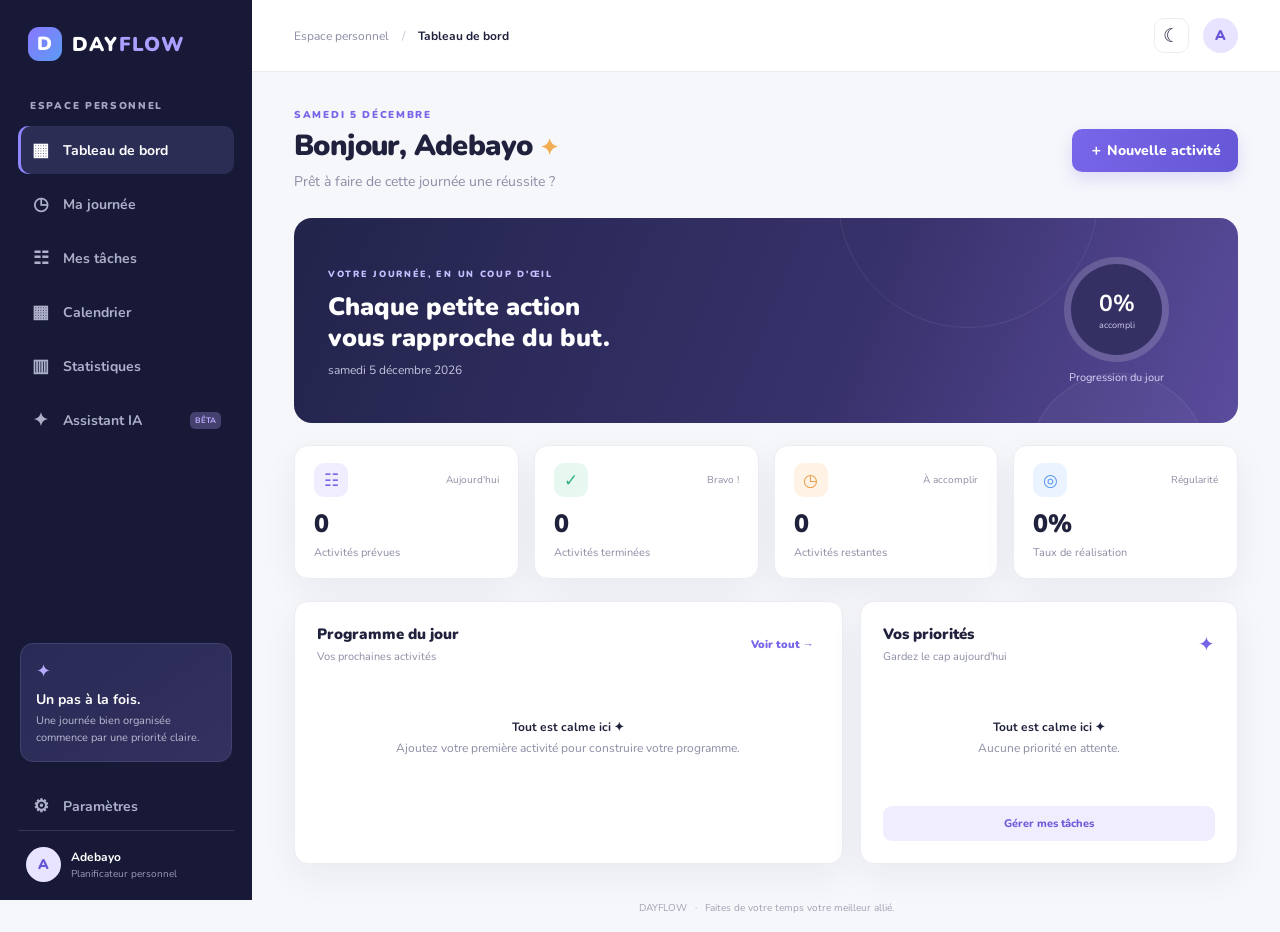
<file: index.html>
<!DOCTYPE html>
<html lang="fr">
<head>
  <meta charset="UTF-8">
  <meta name="viewport" content="width=device-width, initial-scale=1.0">
  <meta name="theme-color" content="#171936">
  <meta name="description" content="DAYFLOW — Organise tes journées et avance sereinement vers tes objectifs.">
  <title>DAYFLOW — Planifie ta journée</title>
  <link rel="preconnect" href="https://fonts.googleapis.com">
  <link rel="preconnect" href="https://fonts.gstatic.com" crossorigin>
  <link href="https://fonts.googleapis.com/css2?family=Nunito:wght@400;500;600;700;800;900&display=swap" rel="stylesheet">
  <link rel="stylesheet" href="styles.css">
  <link rel="manifest" href="manifest.webmanifest">
</head>
<body>
  <div class="app-shell">
    <aside class="sidebar" id="sidebar">
      <a class="brand" href="#" aria-label="DAYFLOW accueil">
        <span class="brand-mark">D</span><span>DAY<span class="brand-accent">FLOW</span></span>
      </a>
      <div class="workspace-label">ESPACE PERSONNEL</div>
      <nav class="nav-menu" aria-label="Navigation principale">
        <button class="nav-link active" data-view="dashboard"><span class="nav-icon">▦</span>Tableau de bord</button>
        <button class="nav-link" data-view="day"><span class="nav-icon">◷</span>Ma journée</button>
        <button class="nav-link" data-view="tasks"><span class="nav-icon">☷</span>Mes tâches</button>
        <button class="nav-link" data-view="calendar"><span class="nav-icon">▦</span>Calendrier</button>
        <button class="nav-link" data-view="stats"><span class="nav-icon">▥</span>Statistiques</button>
        <button class="nav-link" data-view="assistant"><span class="nav-icon">✦</span>Assistant IA <span class="soon">BÊTA</span></button>
      </nav>
      <div class="sidebar-bottom">
        <div class="tip-card">
          <span class="tip-spark">✦</span>
          <strong>Un pas à la fois.</strong>
          <p>Une journée bien organisée commence par une priorité claire.</p>
        </div>
        <button class="nav-link" data-view="settings"><span class="nav-icon">⚙</span>Paramètres</button>
        <div class="profile">
          <div class="avatar">A</div><div><strong id="profileName">Mon espace</strong><small>Planificateur personnel</small></div>
        </div>
      </div>
    </aside>

    <main class="main-area">
      <header class="topbar">
        <button class="mobile-menu" id="mobileMenu" aria-label="Ouvrir le menu">☰</button>
        <div class="breadcrumb">Espace personnel <span>/</span> <strong id="currentSection">Tableau de bord</strong></div>
        <div class="top-actions">
          <button class="icon-button" id="themeToggle" title="Changer de thème" aria-label="Changer de thème">☾</button>
          <button class="avatar small-avatar" id="profileButton" title="Modifier le profil">A</button>
        </div>
      </header>

      <div class="content">
        <section class="view active" id="view-dashboard">
          <div class="welcome-row">
            <div><p class="eyebrow" id="todayLabel">VOTRE ESPACE DE PRODUCTIVITÉ</p><h1>Bonjour, <span id="welcomeName">Adebayo</span> <span class="wave">✦</span></h1><p class="muted">Prêt à faire de cette journée une réussite ?</p></div>
            <button class="primary-button" data-add>＋ Nouvelle activité</button>
          </div>
          <div class="hero-card">
            <div class="hero-copy"><span class="hero-kicker">VOTRE JOURNÉE, EN UN COUP D'ŒIL</span><h2>Chaque petite action<br>vous rapproche du but.</h2><p id="heroDate">Organisez vos priorités et avancez à votre rythme.</p></div>
            <div class="hero-progress"><div class="progress-ring" id="progressRing"><div><strong id="progressPercent">0%</strong><small>accompli</small></div></div><span>Progression du jour</span></div>
            <div class="hero-orb orb-one"></div><div class="hero-orb orb-two"></div>
          </div>
          <div class="stats-grid">
            <article class="metric-card"><div class="metric-top"><span class="metric-icon purple">☷</span><span class="metric-trend">Aujourd'hui</span></div><strong id="totalMetric">0</strong><span class="metric-label">Activités prévues</span></article>
            <article class="metric-card"><div class="metric-top"><span class="metric-icon green">✓</span><span class="metric-trend">Bravo !</span></div><strong id="doneMetric">0</strong><span class="metric-label">Activités terminées</span></article>
            <article class="metric-card"><div class="metric-top"><span class="metric-icon orange">◷</span><span class="metric-trend">À accomplir</span></div><strong id="pendingMetric">0</strong><span class="metric-label">Activités restantes</span></article>
            <article class="metric-card"><div class="metric-top"><span class="metric-icon blue">◎</span><span class="metric-trend">Régularité</span></div><strong id="rateMetric">0%</strong><span class="metric-label">Taux de réalisation</span></article>
          </div>
          <div class="section-grid">
            <section class="panel schedule-panel">
              <div class="panel-heading"><div><h3>Programme du jour</h3><p class="muted">Vos prochaines activités</p></div><button class="text-button" data-go="day">Voir tout →</button></div>
              <div id="dashboardSchedule" class="schedule-list"></div>
            </section>
            <section class="panel focus-panel">
              <div class="panel-heading"><div><h3>Vos priorités</h3><p class="muted">Gardez le cap aujourd'hui</p></div><span class="heading-spark">✦</span></div>
              <div id="priorityList" class="priority-list"></div>
              <button class="soft-button full-button" data-go="tasks">Gérer mes tâches</button>
            </section>
          </div>
        </section>

        <section class="view" id="view-day">
          <div class="page-heading"><div><p class="eyebrow">ORGANISATION</p><h1>Ma journée</h1><p class="muted">Visualisez votre programme et avancez étape par étape.</p></div><button class="primary-button" data-add>＋ Nouvelle activité</button></div>
          <div class="toolbar"><div class="date-display" id="dayDate"></div><button class="soft-button" id="todayButton">Aujourd'hui</button></div>
          <div class="panel"><div id="daySchedule" class="timeline"></div></div>
        </section>

        <section class="view" id="view-tasks">
          <div class="page-heading"><div><p class="eyebrow">À FAIRE</p><h1>Mes tâches</h1><p class="muted">Toutes vos activités réunies au même endroit.</p></div><button class="primary-button" data-add>＋ Ajouter une tâche</button></div>
          <div class="toolbar task-toolbar"><input class="search-input" id="taskSearch" type="search" placeholder="⌕  Rechercher une activité..."><select id="statusFilter" class="select-input"><option value="all">Tous les statuts</option><option value="pending">À faire</option><option value="done">Terminées</option></select><select id="priorityFilter" class="select-input"><option value="all">Toutes les priorités</option><option>Urgent</option><option>Élevé</option><option>Moyen</option><option>Faible</option></select></div>
          <div class="panel"><div id="tasksList" class="tasks-list"></div></div>
        </section>

        <section class="view" id="view-calendar">
          <div class="page-heading"><div><p class="eyebrow">VUE D'ENSEMBLE</p><h1>Calendrier</h1><p class="muted">Retrouvez vos activités selon leur date.</p></div><button class="primary-button" data-add>＋ Nouvelle activité</button></div>
          <div class="toolbar calendar-toolbar"><div class="calendar-nav"><button class="icon-button" id="prevMonth">‹</button><strong id="monthLabel"></strong><button class="icon-button" id="nextMonth">›</button></div><button class="soft-button" id="calendarToday">Ce mois-ci</button></div>
          <div class="panel calendar-panel"><div class="calendar-grid" id="calendarGrid"></div></div>
          <div class="calendar-legend"><span><i class="dot purple-dot"></i> Personnel</span><span><i class="dot blue-dot"></i> Travail</span><span><i class="dot orange-dot"></i> Études</span><span><i class="dot green-dot"></i> Santé</span></div>
        </section>

        <section class="view" id="view-stats">
          <div class="page-heading"><div><p class="eyebrow">VOTRE ÉVOLUTION</p><h1>Statistiques</h1><p class="muted">Mesurez vos efforts et célébrez vos progrès.</p></div></div>
          <div class="stats-grid stats-grid-large"><article class="metric-card"><span class="metric-label">Tâches au total</span><strong id="statsTotal">0</strong></article><article class="metric-card"><span class="metric-label">Tâches terminées</span><strong id="statsDone">0</strong></article><article class="metric-card"><span class="metric-label">Taux de réussite</span><strong id="statsRate">0%</strong></article></div>
          <div class="panel chart-panel"><div class="panel-heading"><div><h3>Activités des 7 derniers jours</h3><p class="muted">Nombre de tâches terminées par jour</p></div></div><div id="weeklyChart" class="bar-chart"></div></div>
          <div class="panel insight-panel"><span class="metric-icon purple">✦</span><div><h3>Votre conseil productivité</h3><p id="statsAdvice" class="muted">Chaque tâche terminée est une victoire. Continuez !</p></div></div>
        </section>

        <section class="view" id="view-assistant">
          <div class="page-heading"><div><p class="eyebrow">VOTRE COACH PERSONNEL</p><h1>Assistant intelligent</h1><p class="muted">Des suggestions simples pour mieux organiser votre temps.</p></div></div>
          <div class="assistant-layout"><div class="panel assistant-main"><div class="assistant-intro"><div class="assistant-avatar">✦</div><div><h3>Bonjour ! Je suis votre assistant DAYFLOW.</h3><p class="muted">Je peux vous aider à structurer votre journée à partir de vos tâches.</p></div></div><div id="assistantMessages" class="assistant-messages"><div class="assistant-bubble">Commencez par ajouter vos activités. Je pourrai ensuite vous proposer un ordre de priorité et un programme équilibré.</div></div><div class="assistant-input-row"><input id="assistantInput" class="search-input" placeholder="Demandez un conseil..."><button class="primary-button" id="askAssistant">Envoyer</button></div></div><div class="panel suggestion-panel"><h3>Suggestions rapides</h3><button class="suggestion" data-suggestion="Organise mes tâches par priorité">✦ Organiser mes priorités</button><button class="suggestion" data-suggestion="Donne-moi un conseil de productivité">◷ Conseil de productivité</button><button class="suggestion" data-suggestion="Fais le bilan de ma journée">▥ Faire le bilan du jour</button></div></div>
        </section>

        <section class="view" id="view-settings">
          <div class="page-heading"><div><p class="eyebrow">PERSONNALISATION</p><h1>Paramètres</h1><p class="muted">Adaptez DAYFLOW à votre façon de travailler.</p></div></div>
          <div class="panel settings-panel"><div class="setting-row"><div><h3>Votre prénom</h3><p class="muted">Utilisé pour personnaliser votre accueil.</p></div><input id="nameSetting" class="text-input" maxlength="24" placeholder="Votre prénom"><button class="soft-button" id="saveName">Enregistrer</button></div><div class="setting-row"><div><h3>Apparence</h3><p class="muted">Choisissez votre ambiance préférée.</p></div><button class="soft-button" id="settingsTheme">Basculer clair / sombre</button></div><div class="setting-row"><div><h3>Vos données</h3><p class="muted">Vos activités sont enregistrées dans ce navigateur.</p></div><button class="danger-button" id="clearData">Effacer toutes les activités</button></div></div>
        </section>
      </div>
      <footer class="footer">DAYFLOW <span>·</span> Faites de votre temps votre meilleur allié.</footer>
    </main>
  </div>

  <div class="modal-backdrop" id="activityModal" aria-hidden="true">
    <div class="modal" role="dialog" aria-modal="true" aria-labelledby="modalTitle">
      <div class="modal-header"><div><p class="eyebrow">PLANIFICATION</p><h2 id="modalTitle">Nouvelle activité</h2></div><button class="icon-button" id="closeModal" aria-label="Fermer">×</button></div>
      <form id="activityForm">
        <input type="hidden" id="activityId">
        <label>Titre de l'activité<input id="activityTitle" required maxlength="80" placeholder="Ex. Préparer une présentation"></label>
        <label>Description <span class="optional">(facultatif)</span><textarea id="activityDescription" rows="2" placeholder="Quelques détails utiles..."></textarea></label>
        <div class="form-row"><label>Date<input id="activityDate" type="date" required></label><label>Catégorie<select id="activityCategory"><option>Personnel</option><option>Travail</option><option>Études</option><option>Santé</option><option>Autre</option></select></label></div>
        <div class="form-row"><label>Début<input id="activityStart" type="time" required value="09:00"></label><label>Fin<input id="activityEnd" type="time" required value="10:00"></label></div>
        <label>Priorité<select id="activityPriority"><option>Faible</option><option selected>Moyen</option><option>Élevé</option><option>Urgent</option></select></label>
        <div class="modal-actions"><button type="button" class="soft-button" id="cancelModal">Annuler</button><button type="submit" class="primary-button">Enregistrer l'activité</button></div>
      </form>
    </div>
  </div>
  <div class="toast" id="toast" role="status"></div>
  <script src="app.js"></script>

  <nav class="mobile-bottom-nav" aria-label="Navigation mobile">
    <button class="active" data-view="dashboard"><span>▦</span>Accueil</button>
    <button data-view="day"><span>◷</span>Journée</button>
    <button data-view="tasks"><span>☷</span>Tâches</button>
    <button data-view="calendar"><span>▦</span>Agenda</button>
    <button data-view="settings"><span>⚙</span>Réglages</button>
  </nav>
  <button class="mobile-fab" data-add aria-label="Ajouter une activité">＋</button>
</body>
</html>
</file>
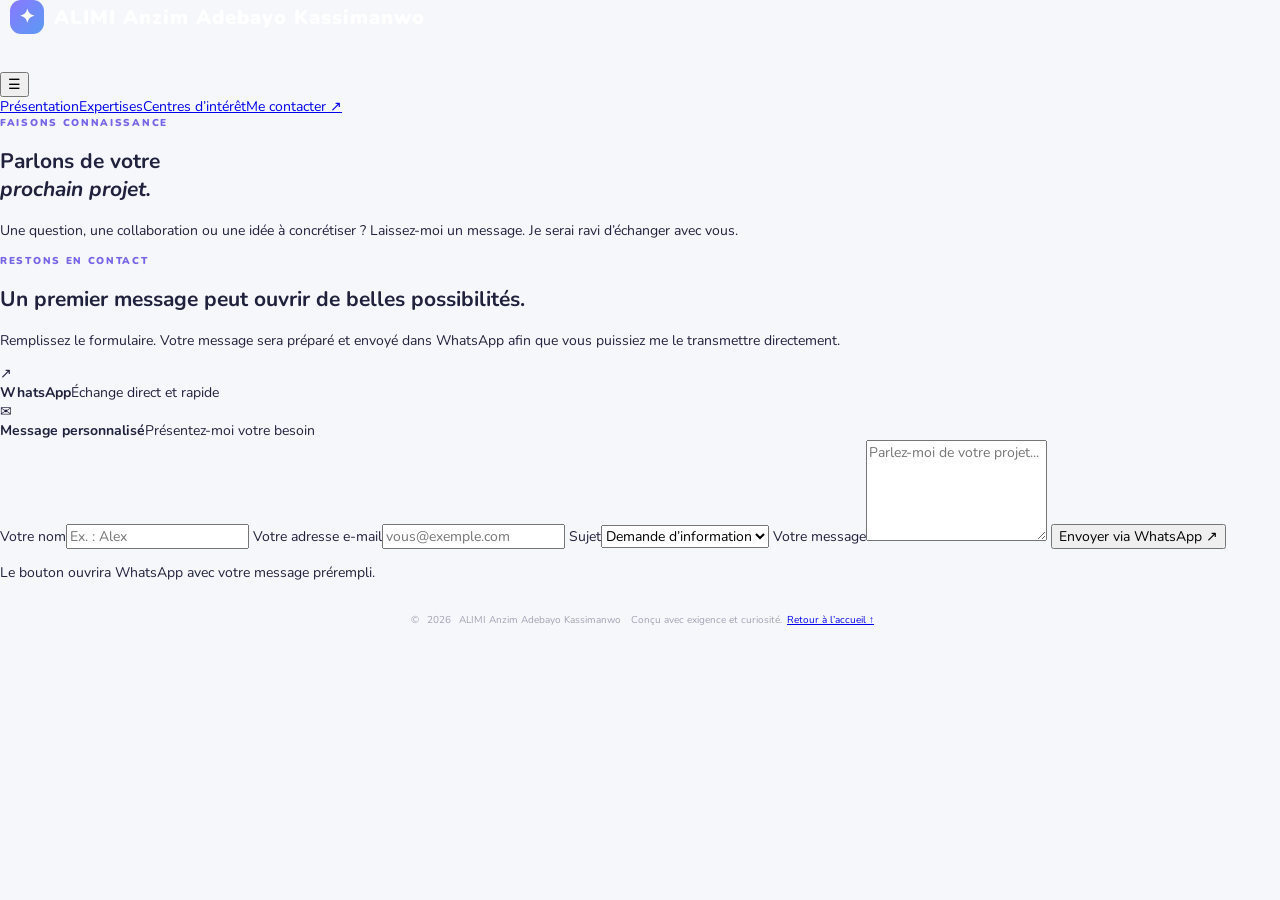
<file: contact.html>
<!doctype html><html lang="fr"><head><meta charset="utf-8"><meta name="viewport" content="width=device-width, initial-scale=1"><title>Contact | Portfolio</title><link rel="preconnect" href="https://fonts.googleapis.com"><link rel="preconnect" href="https://fonts.gstatic.com" crossorigin><link href="https://fonts.googleapis.com/css2?family=Nunito:wght@400;500;600;700;800;900&display=swap" rel="stylesheet"><link rel="stylesheet" href="styles.css"><script src="script.js" defer></script></head><body>
<header class="site-header"><a class="brand" href="index.html"><span class="brand-mark">✦</span> ALIMI Anzim Adebayo Kassimanwo</a><button class="menu-toggle" aria-label="Ouvrir le menu" aria-expanded="false">☰</button><nav class="nav"><a href="index.html">Présentation</a><a href="services.html">Expertises</a><a href="interests.html">Centres d’intérêt</a><a class="nav-cta active" href="contact.html">Me contacter <span>↗</span></a></nav></header>
<main><section class="page-hero section-wrap"><p class="eyebrow">FAISONS CONNAISSANCE</p><h1>Parlons de votre<br><em>prochain projet.</em></h1><p class="lead narrow">Une question, une collaboration ou une idée à concrétiser ? Laissez-moi un message. Je serai ravi d’échanger avec vous.</p></section>
<section class="section-wrap contact-layout"><div class="contact-aside"><p class="eyebrow">RESTONS EN CONTACT</p><h2>Un premier message peut ouvrir de belles possibilités.</h2><p>Remplissez le formulaire. Votre message sera préparé et envoyé dans WhatsApp afin que vous puissiez me le transmettre directement.</p><div class="contact-detail"><span class="contact-icon">↗</span><div><strong>WhatsApp</strong><span>Échange direct et rapide</span></div></div><div class="contact-detail"><span class="contact-icon">✉</span><div><strong>Message personnalisé</strong><span>Présentez-moi votre besoin</span></div></div></div>
<form class="contact-form" id="contactForm"><label for="name">Votre nom</label><input id="name" name="name" placeholder="Ex. : Alex" required>
<label for="email">Votre adresse e-mail</label><input id="email" name="email" type="email" placeholder="vous@exemple.com" required>
<label for="subject">Sujet</label><select id="subject" name="subject"><option>Demande d’information</option><option>Projet IA / Data</option><option>Création de site web</option><option>Boutique Shopify</option><option>Collaboration</option><option>Autre</option></select>
<label for="message">Votre message</label><textarea id="message" name="message" rows="5" placeholder="Parlez-moi de votre projet..." required></textarea>
<button class="button button-dark form-submit" type="submit">Envoyer via WhatsApp <span>↗</span></button><p class="form-help" id="formHelp">Le bouton ouvrira WhatsApp avec votre message prérempli.</p></form></section></main>
<footer class="footer"><div class="section-wrap footer-inner"><span>© <span data-year></span> ALIMI Anzim Adebayo Kassimanwo</span><span>Conçu avec exigence et curiosité.</span><a href="index.html">Retour à l’accueil ↑</a></div></footer></body></html>
</file>
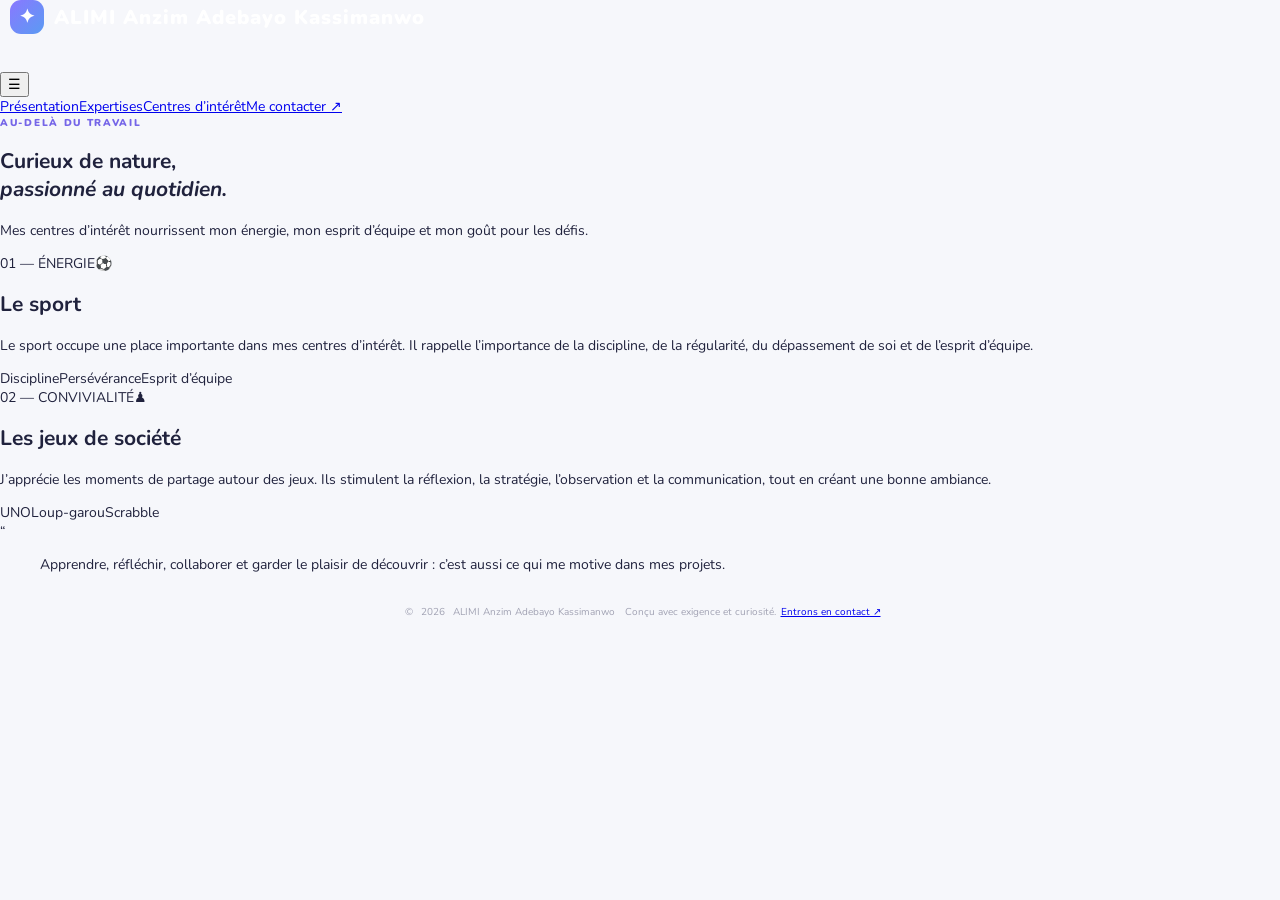
<file: interests.html>
<!doctype html><html lang="fr"><head><meta charset="utf-8"><meta name="viewport" content="width=device-width, initial-scale=1"><title>Centres d’intérêt | Portfolio</title><link rel="preconnect" href="https://fonts.googleapis.com"><link rel="preconnect" href="https://fonts.gstatic.com" crossorigin><link href="https://fonts.googleapis.com/css2?family=Nunito:wght@400;500;600;700;800;900&display=swap" rel="stylesheet"><link rel="stylesheet" href="styles.css"><script src="script.js" defer></script></head><body>
<header class="site-header"><a class="brand" href="index.html"><span class="brand-mark">✦</span> ALIMI Anzim Adebayo Kassimanwo</a><button class="menu-toggle" aria-label="Ouvrir le menu" aria-expanded="false">☰</button><nav class="nav"><a href="index.html">Présentation</a><a href="services.html">Expertises</a><a class="active" href="interests.html">Centres d’intérêt</a><a class="nav-cta" href="contact.html">Me contacter <span>↗</span></a></nav></header>
<main><section class="page-hero section-wrap"><p class="eyebrow">AU-DELÀ DU TRAVAIL</p><h1>Curieux de nature,<br><em>passionné au quotidien.</em></h1><p class="lead narrow">Mes centres d’intérêt nourrissent mon énergie, mon esprit d’équipe et mon goût pour les défis.</p></section>
<section class="section-wrap interest-grid"><article class="interest-card sport"><div class="interest-top"><span>01 — ÉNERGIE</span><span class="interest-emoji">⚽</span></div><h2>Le sport</h2><p>Le sport occupe une place importante dans mes centres d’intérêt. Il rappelle l’importance de la discipline, de la régularité, du dépassement de soi et de l’esprit d’équipe.</p><div class="interest-tags"><span>Discipline</span><span>Persévérance</span><span>Esprit d’équipe</span></div></article>
<article class="interest-card games"><div class="interest-top"><span>02 — CONVIVIALITÉ</span><span class="interest-emoji">♟</span></div><h2>Les jeux de société</h2><p>J’apprécie les moments de partage autour des jeux. Ils stimulent la réflexion, la stratégie, l’observation et la communication, tout en créant une bonne ambiance.</p><div class="game-list"><span>UNO</span><span>Loup-garou</span><span>Scrabble</span></div></article></section>
<section class="section-wrap quote-panel"><span class="quote-mark">“</span><blockquote>Apprendre, réfléchir, collaborer et garder le plaisir de découvrir : c’est aussi ce qui me motive dans mes projets.</blockquote></section></main>
<footer class="footer"><div class="section-wrap footer-inner"><span>© <span data-year></span> ALIMI Anzim Adebayo Kassimanwo</span><span>Conçu avec exigence et curiosité.</span><a href="contact.html">Entrons en contact ↗</a></div></footer></body></html>
</file>
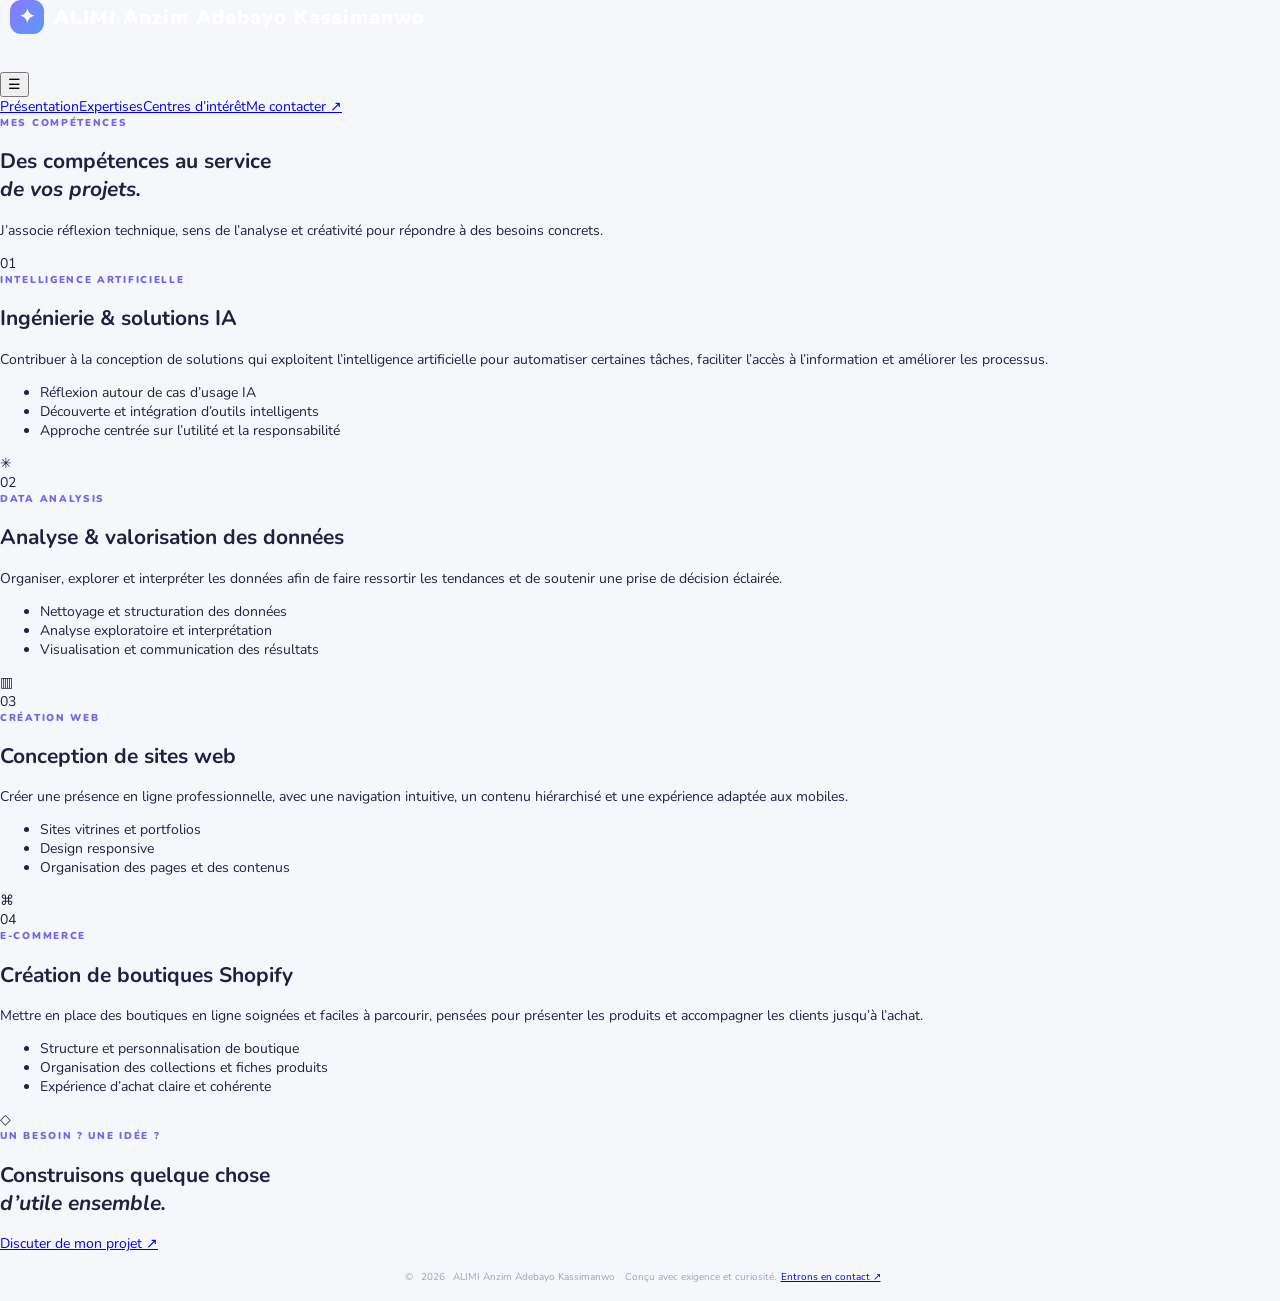
<file: services.html>
<!doctype html><html lang="fr"><head><meta charset="utf-8"><meta name="viewport" content="width=device-width, initial-scale=1"><title>Expertises | Portfolio</title><link rel="preconnect" href="https://fonts.googleapis.com"><link rel="preconnect" href="https://fonts.gstatic.com" crossorigin><link href="https://fonts.googleapis.com/css2?family=Nunito:wght@400;500;600;700;800;900&display=swap" rel="stylesheet"><link rel="stylesheet" href="styles.css"><script src="script.js" defer></script></head><body>
<header class="site-header"><a class="brand" href="index.html"><span class="brand-mark">✦</span> ALIMI Anzim Adebayo Kassimanwo</a><button class="menu-toggle" aria-label="Ouvrir le menu" aria-expanded="false">☰</button><nav class="nav"><a href="index.html">Présentation</a><a class="active" href="services.html">Expertises</a><a href="interests.html">Centres d’intérêt</a><a class="nav-cta" href="contact.html">Me contacter <span>↗</span></a></nav></header>
<main><section class="page-hero section-wrap"><p class="eyebrow">MES COMPÉTENCES</p><h1>Des compétences au service<br><em>de vos projets.</em></h1><p class="lead narrow">J’associe réflexion technique, sens de l’analyse et créativité pour répondre à des besoins concrets.</p></section>
<section class="section-wrap expertise-list">
<article class="expertise-row"><span class="expertise-num">01</span><div><p class="eyebrow">INTELLIGENCE ARTIFICIELLE</p><h2>Ingénierie & solutions IA</h2><p>Contribuer à la conception de solutions qui exploitent l’intelligence artificielle pour automatiser certaines tâches, faciliter l’accès à l’information et améliorer les processus.</p><ul><li>Réflexion autour de cas d’usage IA</li><li>Découverte et intégration d’outils intelligents</li><li>Approche centrée sur l’utilité et la responsabilité</li></ul></div><span class="expertise-symbol">✳</span></article>
<article class="expertise-row"><span class="expertise-num">02</span><div><p class="eyebrow">DATA ANALYSIS</p><h2>Analyse & valorisation des données</h2><p>Organiser, explorer et interpréter les données afin de faire ressortir les tendances et de soutenir une prise de décision éclairée.</p><ul><li>Nettoyage et structuration des données</li><li>Analyse exploratoire et interprétation</li><li>Visualisation et communication des résultats</li></ul></div><span class="expertise-symbol">▥</span></article>
<article class="expertise-row"><span class="expertise-num">03</span><div><p class="eyebrow">CRÉATION WEB</p><h2>Conception de sites web</h2><p>Créer une présence en ligne professionnelle, avec une navigation intuitive, un contenu hiérarchisé et une expérience adaptée aux mobiles.</p><ul><li>Sites vitrines et portfolios</li><li>Design responsive</li><li>Organisation des pages et des contenus</li></ul></div><span class="expertise-symbol">⌘</span></article>
<article class="expertise-row"><span class="expertise-num">04</span><div><p class="eyebrow">E-COMMERCE</p><h2>Création de boutiques Shopify</h2><p>Mettre en place des boutiques en ligne soignées et faciles à parcourir, pensées pour présenter les produits et accompagner les clients jusqu’à l’achat.</p><ul><li>Structure et personnalisation de boutique</li><li>Organisation des collections et fiches produits</li><li>Expérience d’achat claire et cohérente</li></ul></div><span class="expertise-symbol">◇</span></article></section>
<section class="cta-band section-wrap"><div><p class="eyebrow">UN BESOIN ? UNE IDÉE ?</p><h2>Construisons quelque chose<br><em>d’utile ensemble.</em></h2></div><a class="button button-dark" href="contact.html">Discuter de mon projet ↗</a></section></main>
<footer class="footer"><div class="section-wrap footer-inner"><span>© <span data-year></span> ALIMI Anzim Adebayo Kassimanwo</span><span>Conçu avec exigence et curiosité.</span><a href="contact.html">Entrons en contact ↗</a></div></footer></body></html>
</file>
<file: styles.css>
@import url('https://fonts.googleapis.com/css2?family=Nunito:wght@400;500;600;700;800;900&display=swap');
:root{--navy:#171936;--navy2:#22254b;--purple:#7565e8;--purple-light:#f0edff;--blue:#5795ed;--bg:#f6f7fb;--surface:#fff;--text:#20223d;--muted:#8b8da5;--line:#ececf3;--green:#37b58a;--orange:#eea34d;--red:#e36e78;--shadow:0 12px 35px rgba(29,31,70,.06)}
*{box-sizing:border-box}body{margin:0;background:var(--bg);color:var(--text);font-family:'Nunito',sans-serif;font-size:14px}button,input,select,textarea{font:inherit}button{cursor:pointer}.app-shell{min-height:100vh}.sidebar{width:252px;background:var(--navy);color:#fff;position:fixed;inset:0 auto 0 0;padding:27px 18px 18px;display:flex;flex-direction:column;z-index:20}.brand{display:flex;align-items:center;gap:10px;color:#fff;text-decoration:none;font-size:20px;font-weight:900;letter-spacing:1px;padding:0 10px 38px}.brand-mark{width:34px;height:34px;border-radius:11px;background:linear-gradient(135deg,#8978ff,#5b9bf3);display:grid;place-items:center;font-size:19px}.brand-accent{color:#a99fff}.workspace-label,.eyebrow{font-size:10px;letter-spacing:1.7px;font-weight:900;color:#a6a7c3}.workspace-label{padding:0 12px 13px}.nav-menu{display:grid;gap:6px}.nav-link{border:0;background:transparent;color:#aeb0ca;text-align:left;padding:12px 13px;border-radius:10px;display:flex;align-items:center;gap:13px;font-weight:700;transition:.2s}.nav-link:hover,.nav-link.active{background:#2b2d55;color:#fff}.nav-link.active{box-shadow:inset 3px 0 #9285ff}.nav-icon{font-size:18px;width:19px;text-align:center}.soon{font-size:8px;color:#b9adff;background:#45416e;border-radius:5px;padding:3px 5px;margin-left:auto}.sidebar-bottom{margin-top:auto}.tip-card{background:linear-gradient(145deg,#292b56,#34305f);border:1px solid #41416e;border-radius:13px;padding:15px;margin:0 2px 20px}.tip-spark{color:#b7aaff;font-size:18px}.tip-card strong{display:block;margin:7px 0 4px}.tip-card p{color:#b8bad1;font-size:11px;line-height:1.5;margin:0}.profile{display:flex;align-items:center;gap:10px;padding:16px 8px 0;border-top:1px solid #343653}.avatar{width:35px;height:35px;border-radius:50%;background:#e8e3ff;color:#6655d5;display:grid;place-items:center;font-weight:900}.profile strong,.profile small{display:block}.profile strong{font-size:12px}.profile small{color:#9b9db8;font-size:10px;margin-top:2px}.main-area{margin-left:252px;min-height:100vh;display:flex;flex-direction:column}.topbar{height:72px;padding:0 42px;display:flex;align-items:center;justify-content:space-between;background:var(--surface);border-bottom:1px solid var(--line)}.breadcrumb{color:var(--muted);font-size:12px}.breadcrumb span{padding:0 10px;color:#c5c5d1}.breadcrumb strong{color:var(--text)}.top-actions{display:flex;align-items:center;gap:14px}.icon-button{width:35px;height:35px;border:1px solid var(--line);border-radius:10px;background:var(--surface);color:var(--text);font-size:19px}.small-avatar{border:0}.mobile-menu{display:none}.content{width:min(1220px,100%);padding:36px 42px 20px;margin:0 auto;flex:1}.view{display:none}.view.active{display:block}.welcome-row,.page-heading{display:flex;align-items:center;justify-content:space-between;gap:20px;margin-bottom:25px}.eyebrow{color:var(--purple);margin:0 0 7px}.welcome-row h1,.page-heading h1{font-size:29px;line-height:1.2;margin:0 0 7px;font-weight:900;letter-spacing:-.6px}.muted{color:var(--muted);margin:0;line-height:1.6}.wave{color:#f2ae52;font-size:22px}.primary-button{border:0;background:linear-gradient(110deg,#7867e9,#6557d5);color:white;border-radius:10px;padding:12px 17px;font-weight:800;box-shadow:0 7px 16px #7565e833;transition:.2s}.primary-button:hover{transform:translateY(-1px);box-shadow:0 10px 20px #7565e844}.hero-card{min-height:205px;border-radius:18px;padding:30px 34px;background:linear-gradient(112deg,#22244b 0%,#38326c 60%,#5b4c9d 100%);color:white;display:flex;justify-content:space-between;align-items:center;position:relative;overflow:hidden;margin-bottom:22px}.hero-copy,.hero-progress{position:relative;z-index:2}.hero-kicker{font-size:9px;letter-spacing:1.7px;color:#c4bfff;font-weight:900}.hero-copy h2{font-size:25px;line-height:1.25;margin:10px 0 8px;font-weight:900}.hero-copy p{color:#c3c3df;margin:0;font-size:12px}.hero-progress{display:flex;flex-direction:column;align-items:center;gap:8px;margin-right:35px;color:#d6d2f5;font-size:11px}.progress-ring{width:105px;height:105px;border-radius:50%;background:conic-gradient(#a89aff var(--progress,0%),#ffffff28 0);display:grid;place-items:center;position:relative}.progress-ring:before{content:"";position:absolute;inset:7px;background:#343064;border-radius:50%}.progress-ring div{z-index:1;text-align:center}.progress-ring strong,.progress-ring small{display:block}.progress-ring strong{font-size:23px;color:#fff}.progress-ring small{font-size:9px;color:#d0ccef}.hero-orb{position:absolute;border-radius:50%;border:1px solid #ffffff14}.orb-one{width:260px;height:260px;right:140px;top:-150px}.orb-two{width:180px;height:180px;right:30px;bottom:-130px;background:#ffffff08}.stats-grid{display:grid;grid-template-columns:repeat(4,1fr);gap:15px;margin-bottom:22px}.metric-card,.panel{background:var(--surface);border:1px solid var(--line);border-radius:14px;box-shadow:var(--shadow)}.metric-card{padding:17px 19px}.metric-top{display:flex;align-items:center;justify-content:space-between;margin-bottom:10px}.metric-icon{width:34px;height:34px;border-radius:10px;display:grid;place-items:center;font-size:17px}.purple{background:#f0edff;color:#7968e7}.green{background:#e7f8f1;color:#36ae83}.orange{background:#fff3e5;color:#e79a43}.blue{background:#eaf3ff;color:#5795ed}.metric-trend{font-size:10px;color:var(--muted)}.metric-card>strong{display:block;font-size:25px;font-weight:900;margin-bottom:1px}.metric-label{color:var(--muted);font-size:11px}.section-grid{display:grid;grid-template-columns:1.45fr 1fr;gap:17px}.panel{padding:22px}.panel-heading{display:flex;align-items:center;justify-content:space-between;margin-bottom:18px}.panel h3{margin:0 0 4px;font-size:15px;font-weight:900}.panel-heading .muted{font-size:11px}.text-button{border:0;background:transparent;color:var(--purple);font-size:11px;font-weight:900}.schedule-list,.priority-list,.tasks-list{display:grid;gap:10px}.schedule-item{display:grid;grid-template-columns:55px 4px 1fr auto;gap:12px;align-items:center;padding:9px 0}.schedule-time{font-size:11px;font-weight:900;color:var(--muted)}.schedule-line{height:37px;border-radius:5px;background:var(--purple)}.schedule-info strong{display:block;font-size:12px}.schedule-info small{color:var(--muted);font-size:10px}.schedule-item.done .schedule-info strong{text-decoration:line-through;color:var(--muted)}.mini-check{border:1px solid #d9d9e5;background:var(--surface);color:var(--green);width:25px;height:25px;border-radius:8px}.priority-item{display:flex;align-items:center;gap:10px;padding:8px 0}.priority-dot{width:8px;height:8px;border-radius:50%;background:var(--orange)}.priority-item strong{font-size:11px;flex:1}.priority-item small{font-size:9px;color:var(--muted)}.soft-button{background:var(--purple-light);border:0;color:#6d5cda;border-radius:9px;padding:10px 14px;font-weight:800;font-size:11px}.full-button{width:100%;margin-top:15px}.heading-spark{color:var(--purple);font-size:20px}.page-heading{margin-bottom:25px}.page-heading h1{font-size:28px}.toolbar{display:flex;align-items:center;justify-content:space-between;gap:12px;margin-bottom:15px}.date-display{font-size:14px;font-weight:900}.timeline{display:grid}.timeline-row{display:grid;grid-template-columns:70px 18px 1fr;gap:12px;min-height:78px}.timeline-hour{font-size:11px;color:var(--muted);padding-top:3px}.timeline-track{position:relative;border-left:1px solid var(--line)}.timeline-track:before{content:"";position:absolute;left:-4px;top:6px;width:7px;height:7px;border-radius:50%;background:var(--purple)}.timeline-card{background:var(--bg);border-left:3px solid var(--purple);border-radius:8px;padding:10px 12px;margin-bottom:12px}.timeline-card strong{font-size:12px}.timeline-card p{font-size:10px;color:var(--muted);margin:3px 0}.timeline-card .task-actions{float:right}.search-input,.select-input,.text-input{border:1px solid var(--line);background:var(--surface);color:var(--text);border-radius:9px;padding:11px 13px;outline:none}.search-input{min-width:210px;flex:1}.select-input{font-size:11px}.task-toolbar{justify-content:flex-start}.task-row{display:flex;align-items:center;gap:12px;padding:13px 2px;border-bottom:1px solid var(--line)}.task-row:last-child{border-bottom:0}.task-check{width:19px;height:19px;accent-color:var(--purple)}.task-main{flex:1;min-width:0}.task-main strong{font-size:12px;display:block}.task-main p{margin:3px 0 0;color:var(--muted);font-size:10px}.task-row.is-done .task-main strong{text-decoration:line-through;color:var(--muted)}.pill{border-radius:20px;padding:4px 8px;font-size:9px;font-weight:900;white-space:nowrap;background:#f1efff;color:#7565e8}.pill.Urgent{background:#fff0f0;color:#db6570}.pill.Élevé{background:#fff4e7;color:#dc9842}.pill.Faible{background:#edf8f3;color:#36a77e}.task-actions{display:flex;gap:5px}.action-button{border:0;background:transparent;color:var(--muted);padding:5px;font-size:14px}.calendar-nav{display:flex;align-items:center;gap:15px}.calendar-nav strong{min-width:130px;text-align:center}.calendar-grid{display:grid;grid-template-columns:repeat(7,1fr)}.calendar-cell{min-height:104px;border-right:1px solid var(--line);border-bottom:1px solid var(--line);padding:8px}.calendar-cell:nth-child(7n){border-right:0}.calendar-day-name{min-height:auto;text-align:center;color:var(--muted);font-size:10px;font-weight:900;padding:9px}.calendar-number{font-size:11px;font-weight:900;width:24px;height:24px;display:grid;place-items:center;border-radius:50%;margin-bottom:5px}.calendar-number.today{background:var(--purple);color:#fff}.calendar-event{font-size:9px;padding:4px 5px;border-radius:4px;margin:3px 0;background:#f0edff;color:#6d5cda;overflow:hidden;text-overflow:ellipsis;white-space:nowrap}.calendar-event.Travail{background:#eaf3ff;color:#4d86d2}.calendar-event.Études{background:#fff2e3;color:#d38d37}.calendar-event.Santé{background:#e8f8f1;color:#309e76}.calendar-legend{display:flex;gap:18px;padding:14px 3px;color:var(--muted);font-size:10px}.dot{display:inline-block;width:7px;height:7px;border-radius:50%;margin-right:5px}.purple-dot{background:var(--purple)}.blue-dot{background:var(--blue)}.orange-dot{background:var(--orange)}.green-dot{background:var(--green)}.stats-grid-large{grid-template-columns:repeat(3,1fr)}.stats-grid-large .metric-card>strong{font-size:30px;margin-top:12px}.chart-panel{margin-bottom:16px}.bar-chart{height:190px;display:flex;align-items:flex-end;justify-content:space-around;gap:15px;padding:12px 10px 0;border-bottom:1px solid var(--line)}.bar-column{height:100%;flex:1;display:flex;flex-direction:column;justify-content:flex-end;align-items:center;gap:8px}.bar{width:min(34px,70%);min-height:3px;background:linear-gradient(180deg,#9a8cff,#6859dc);border-radius:7px 7px 0 0}.bar-column small{font-size:9px;color:var(--muted)}.bar-column b{font-size:10px}.insight-panel{display:flex;align-items:center;gap:14px}.insight-panel h3{margin-bottom:3px}.insight-panel p{font-size:11px}.assistant-layout{display:grid;grid-template-columns:1.5fr 1fr;gap:16px}.assistant-intro{display:flex;align-items:center;gap:13px}.assistant-avatar{width:43px;height:43px;border-radius:14px;background:var(--purple-light);color:var(--purple);display:grid;place-items:center;font-size:23px}.assistant-intro h3{font-size:13px}.assistant-intro p{font-size:11px}.assistant-messages{min-height:210px;max-height:310px;overflow:auto;background:var(--bg);border-radius:10px;padding:15px;margin:18px 0}.assistant-bubble{max-width:90%;padding:11px 13px;background:var(--surface);border:1px solid var(--line);border-radius:4px 12px 12px 12px;font-size:11px;line-height:1.6}.assistant-bubble.user{margin:10px 0 10px auto;background:var(--purple);color:#fff;border-color:var(--purple);border-radius:12px 4px 12px 12px}.assistant-input-row{display:flex;gap:8px}.assistant-input-row .primary-button{padding:0 18px}.suggestion-panel{height:max-content}.suggestion{display:block;width:100%;text-align:left;background:var(--bg);border:0;border-radius:8px;padding:12px;margin-top:9px;color:var(--text);font-size:11px;font-weight:800}.setting-row{display:flex;align-items:center;gap:12px;padding:18px 0;border-bottom:1px solid var(--line)}.setting-row:last-child{border:0}.setting-row>div{flex:1}.setting-row h3{font-size:13px}.setting-row p{font-size:10px}.text-input{width:180px}.danger-button{border:0;background:#fff0f0;color:#d75e69;padding:10px 13px;border-radius:8px;font-size:11px;font-weight:800}.footer{text-align:center;color:#a1a2b3;font-size:10px;padding:17px}.footer span{padding:0 5px}.modal-backdrop{position:fixed;inset:0;background:#14152c99;display:none;align-items:center;justify-content:center;padding:18px;z-index:50}.modal-backdrop.open{display:flex}.modal{width:min(510px,100%);background:var(--surface);border-radius:17px;padding:24px;box-shadow:0 25px 80px #10102b55;max-height:92vh;overflow:auto}.modal-header{display:flex;justify-content:space-between;align-items:flex-start;margin-bottom:20px}.modal-header h2{margin:0;font-size:21px}.modal form{display:grid;gap:13px}.modal label{display:grid;gap:6px;font-size:11px;font-weight:900}.modal input,.modal select,.modal textarea{width:100%;border:1px solid var(--line);background:var(--bg);color:var(--text);border-radius:8px;padding:10px;outline:none}.modal textarea{resize:vertical}.optional{font-weight:500;color:var(--muted)}.form-row{display:grid;grid-template-columns:1fr 1fr;gap:12px}.modal-actions{display:flex;justify-content:flex-end;gap:9px;margin-top:8px}.toast{position:fixed;bottom:22px;left:50%;transform:translate(-50%,20px);opacity:0;background:#20223d;color:white;padding:11px 17px;border-radius:9px;font-size:11px;z-index:100;transition:.25s;pointer-events:none}.toast.show{opacity:1;transform:translate(-50%,0)}.empty-state{text-align:center;color:var(--muted);padding:35px 10px;font-size:12px}.empty-state strong{display:block;color:var(--text);margin-bottom:5px}
body.dark{--bg:#151629;--surface:#20223b;--text:#f0f0fa;--muted:#a3a5bd;--line:#343650;--purple-light:#302c55;--shadow:0 12px 35px rgba(0,0,0,.12)}body.dark .timeline-card,body.dark .suggestion,body.dark .assistant-messages{background:#292b46}body.dark .modal input,body.dark .modal select,body.dark .modal textarea{background:#292b46}body.dark .danger-button{background:#492d3a}
@media(max-width:1050px){.sidebar{width:220px}.main-area{margin-left:220px}.content{padding:30px 25px}.topbar{padding:0 25px}.stats-grid{grid-template-columns:repeat(2,1fr)}}
@media(max-width:720px){.sidebar{transform:translateX(-100%);transition:.25s;width:260px}.sidebar.open{transform:translateX(0);box-shadow:15px 0 40px #10102b44}.main-area{margin-left:0}.topbar{height:60px;padding:0 17px;gap:10px}.mobile-menu{display:block;border:0;background:transparent;color:var(--text);font-size:20px}.breadcrumb{font-size:10px;flex:1}.content{padding:25px 16px 15px}.welcome-row,.page-heading{align-items:flex-start;flex-direction:column}.welcome-row h1,.page-heading h1{font-size:25px}.welcome-row .primary-button,.page-heading .primary-button{width:100%}.hero-card{padding:23px 20px;min-height:190px}.hero-copy h2{font-size:21px}.hero-progress{margin-right:0}.progress-ring{width:82px;height:82px}.progress-ring strong{font-size:19px}.hero-progress>span{font-size:9px}.stats-grid{gap:9px}.metric-card{padding:13px}.metric-card>strong{font-size:22px}.section-grid,.assistant-layout{grid-template-columns:1fr}.panel{padding:17px}.task-toolbar{flex-wrap:wrap}.task-toolbar .search-input{flex-basis:100%}.select-input{flex:1}.task-row{gap:8px}.task-row .pill{display:none}.calendar-cell{min-height:76px;padding:4px}.calendar-event{font-size:8px;padding:3px}.calendar-legend{flex-wrap:wrap;gap:9px}.calendar-toolbar{gap:5px}.calendar-nav{gap:8px}.calendar-nav strong{min-width:110px;font-size:12px}.form-row{grid-template-columns:1fr 1fr}.setting-row{flex-wrap:wrap}.setting-row>div{flex-basis:100%}.text-input{flex:1}.hero-progress{gap:5px}.hero-copy{max-width:58%}.hero-kicker{font-size:8px}.hero-copy p{font-size:10px}}
@media(max-width:390px){.hero-card{padding:18px 14px}.hero-copy h2{font-size:18px}.hero-progress{font-size:8px}.progress-ring{width:72px;height:72px}.stats-grid{grid-template-columns:1fr 1fr}.metric-trend{font-size:8px}.calendar-cell{min-height:66px}.calendar-event{max-width:100%}}


/* DAYFLOW — optimisation iPhone / iOS */
:root { color-scheme: light; }
html { -webkit-text-size-adjust: 100%; }
body { overscroll-behavior-y: contain; }
button, input, select, textarea { font: inherit; }
button, .nav-link, .action-button { -webkit-tap-highlight-color: transparent; touch-action: manipulation; }

.mobile-bottom-nav, .mobile-fab { display: none; }

@media (max-width: 720px) {
  body { padding-bottom: calc(76px + env(safe-area-inset-bottom)); }
  .app-shell { min-height: 100dvh; }
  .main-area { min-height: 100dvh; }
  .topbar {
    position: sticky; top: 0; z-index: 20;
    height: 58px; padding-left: 14px; padding-right: 14px;
    background: var(--surface); border-bottom: 1px solid var(--line);
  }
  .breadcrumb { overflow: hidden; white-space: nowrap; text-overflow: ellipsis; }
  .content { padding: 22px 14px 28px; }
  .welcome-row { gap: 15px; margin-bottom: 18px; }
  .welcome-row h1, .page-heading h1 { font-size: 25px; line-height: 1.2; }
  .welcome-row .muted, .page-heading .muted { line-height: 1.5; }
  .primary-button, .soft-button, .danger-button { min-height: 44px; font-size: 13px; }
  .hero-card { display: flex; align-items: center; gap: 8px; min-height: 184px; padding: 20px 16px; border-radius: 18px; }
  .hero-copy { max-width: 62%; }
  .hero-copy h2 { font-size: 19px; line-height: 1.25; }
  .hero-copy p { line-height: 1.4; }
  .hero-progress { flex: 1; min-width: 92px; align-items: center; }
  .progress-ring { width: 76px; height: 76px; }
  .progress-ring strong { font-size: 18px; }
  .stats-grid { grid-template-columns: repeat(2,minmax(0,1fr)); gap: 10px; margin: 14px 0 18px; }
  .metric-card { min-width: 0; padding: 13px 12px; border-radius: 13px; }
  .metric-card>strong { font-size: 23px; }
  .metric-label { font-size: 11px; line-height: 1.35; }
  .metric-trend { font-size: 9px; }
  .section-grid, .assistant-layout { grid-template-columns: minmax(0,1fr); gap: 13px; }
  .panel { padding: 16px 14px; border-radius: 15px; }
  .panel-heading { gap: 8px; }
  .schedule-item { grid-template-columns: 46px 3px minmax(0,1fr) 28px; gap: 9px; }
  .schedule-info strong, .priority-item strong { font-size: 12px; }
  .page-heading { gap: 13px; margin-bottom: 18px; }
  .toolbar { flex-wrap: wrap; }
  .task-toolbar { display: grid; grid-template-columns: 1fr 1fr; gap: 8px; }
  .task-toolbar .search-input { grid-column: 1 / -1; width: 100%; min-width: 0; }
  .select-input, .search-input, .text-input { min-height: 44px; font-size: 16px; }
  .task-row { align-items: flex-start; padding: 14px 0; gap: 9px; }
  .task-main { padding-top: 2px; }
  .task-main strong { font-size: 13px; line-height: 1.35; }
  .task-main p { font-size: 11px; line-height: 1.4; }
  .task-actions { flex-shrink: 0; }
  .task-actions button { min-width: 30px; min-height: 34px; }
  .calendar-panel { padding: 8px 5px; overflow: hidden; }
  .calendar-cell { min-width: 0; min-height: 68px; padding: 3px 2px; overflow: hidden; }
  .calendar-day-name { font-size: 9px; padding: 7px 0; }
  .calendar-number { width: 21px; height: 21px; font-size: 10px; margin: 0 auto 3px; }
  .calendar-event { font-size: 7px; padding: 3px 2px; margin: 2px 0; }
  .calendar-cell .action-button { display: block; width: 100%; min-height: 20px; padding: 0; }
  .calendar-legend { font-size: 9px; padding: 12px 4px; }
  .stats-grid-large { grid-template-columns: repeat(3,minmax(0,1fr)); gap: 7px; }
  .stats-grid-large .metric-card { padding: 12px 8px; }
  .stats-grid-large .metric-card>strong { font-size: 23px; }
  .stats-grid-large .metric-label { font-size: 10px; }
  .bar-chart { gap: 7px; padding-left: 2px; padding-right: 2px; }
  .assistant-input-row { align-items: stretch; }
  .assistant-input-row .search-input { min-width: 0; width: 100%; }
  .assistant-input-row .primary-button { padding: 0 13px; }
  .setting-row { align-items: stretch; gap: 9px; }
  .setting-row>div { flex-basis: 100%; }
  .setting-row .text-input, .setting-row button { width: 100%; }
  .footer { padding: 12px 10px 18px; }

  /* Navigation basse, pensée pour le pouce */
  .mobile-bottom-nav {
    display: grid; grid-template-columns: repeat(5,1fr);
    position: fixed; z-index: 35; left: 0; right: 0; bottom: 0;
    min-height: 62px; padding: 7px 5px calc(7px + env(safe-area-inset-bottom));
    background: var(--surface); border-top: 1px solid var(--line);
    box-shadow: 0 -8px 24px rgba(20,22,50,.08);
  }
  .mobile-bottom-nav button {
    border: 0; background: transparent; color: var(--muted);
    display: flex; flex-direction: column; align-items: center; justify-content: center;
    gap: 3px; min-width: 0; min-height: 46px; border-radius: 10px;
    font-size: 9px; font-weight: 800; padding: 3px 0;
  }
  .mobile-bottom-nav button span { font-size: 19px; line-height: 1; }
  .mobile-bottom-nav button.active { color: var(--purple); background: var(--purple-light); }
  .mobile-fab {
    display: grid; place-items: center; position: fixed; z-index: 36;
    right: 16px; bottom: calc(78px + env(safe-area-inset-bottom));
    width: 54px; height: 54px; border: 0; border-radius: 18px;
    color: #fff; background: linear-gradient(135deg,#7868e8,#5548c8);
    box-shadow: 0 8px 22px rgba(91,75,205,.35); font-size: 28px;
  }
  .sidebar { z-index: 45; padding-bottom: max(20px,env(safe-area-inset-bottom)); }
  .modal-backdrop { align-items: flex-end; padding: 0; }
  .modal {
    width: 100%; max-width: none; max-height: 92dvh;
    border-radius: 20px 20px 0 0; padding: 22px 18px calc(22px + env(safe-area-inset-bottom));
  }
  .modal input, .modal select, .modal textarea { font-size: 16px; min-height: 44px; }
  .form-row { grid-template-columns: 1fr 1fr; gap: 9px; }
  .modal-actions { position: sticky; bottom: -22px; background: var(--surface); padding: 12px 0 2px; }
  .modal-actions button { min-height: 46px; flex: 1; }
  .toast { bottom: calc(82px + env(safe-area-inset-bottom)); max-width: calc(100vw - 30px); text-align: center; }
}
@media (max-width: 380px) {
  .content { padding-left: 11px; padding-right: 11px; }
  .hero-copy { max-width: 59%; }
  .hero-copy h2 { font-size: 17px; }
  .hero-progress { min-width: 82px; }
  .progress-ring { width: 68px; height: 68px; }
  .metric-card { padding: 11px 9px; }
  .calendar-cell { min-height: 60px; }
  .calendar-event { font-size: 6px; }
}
@media (prefers-reduced-motion: reduce) {
  *, *::before, *::after { scroll-behavior: auto !important; animation-duration: .01ms !important; transition-duration: .01ms !important; }
}
</file>
